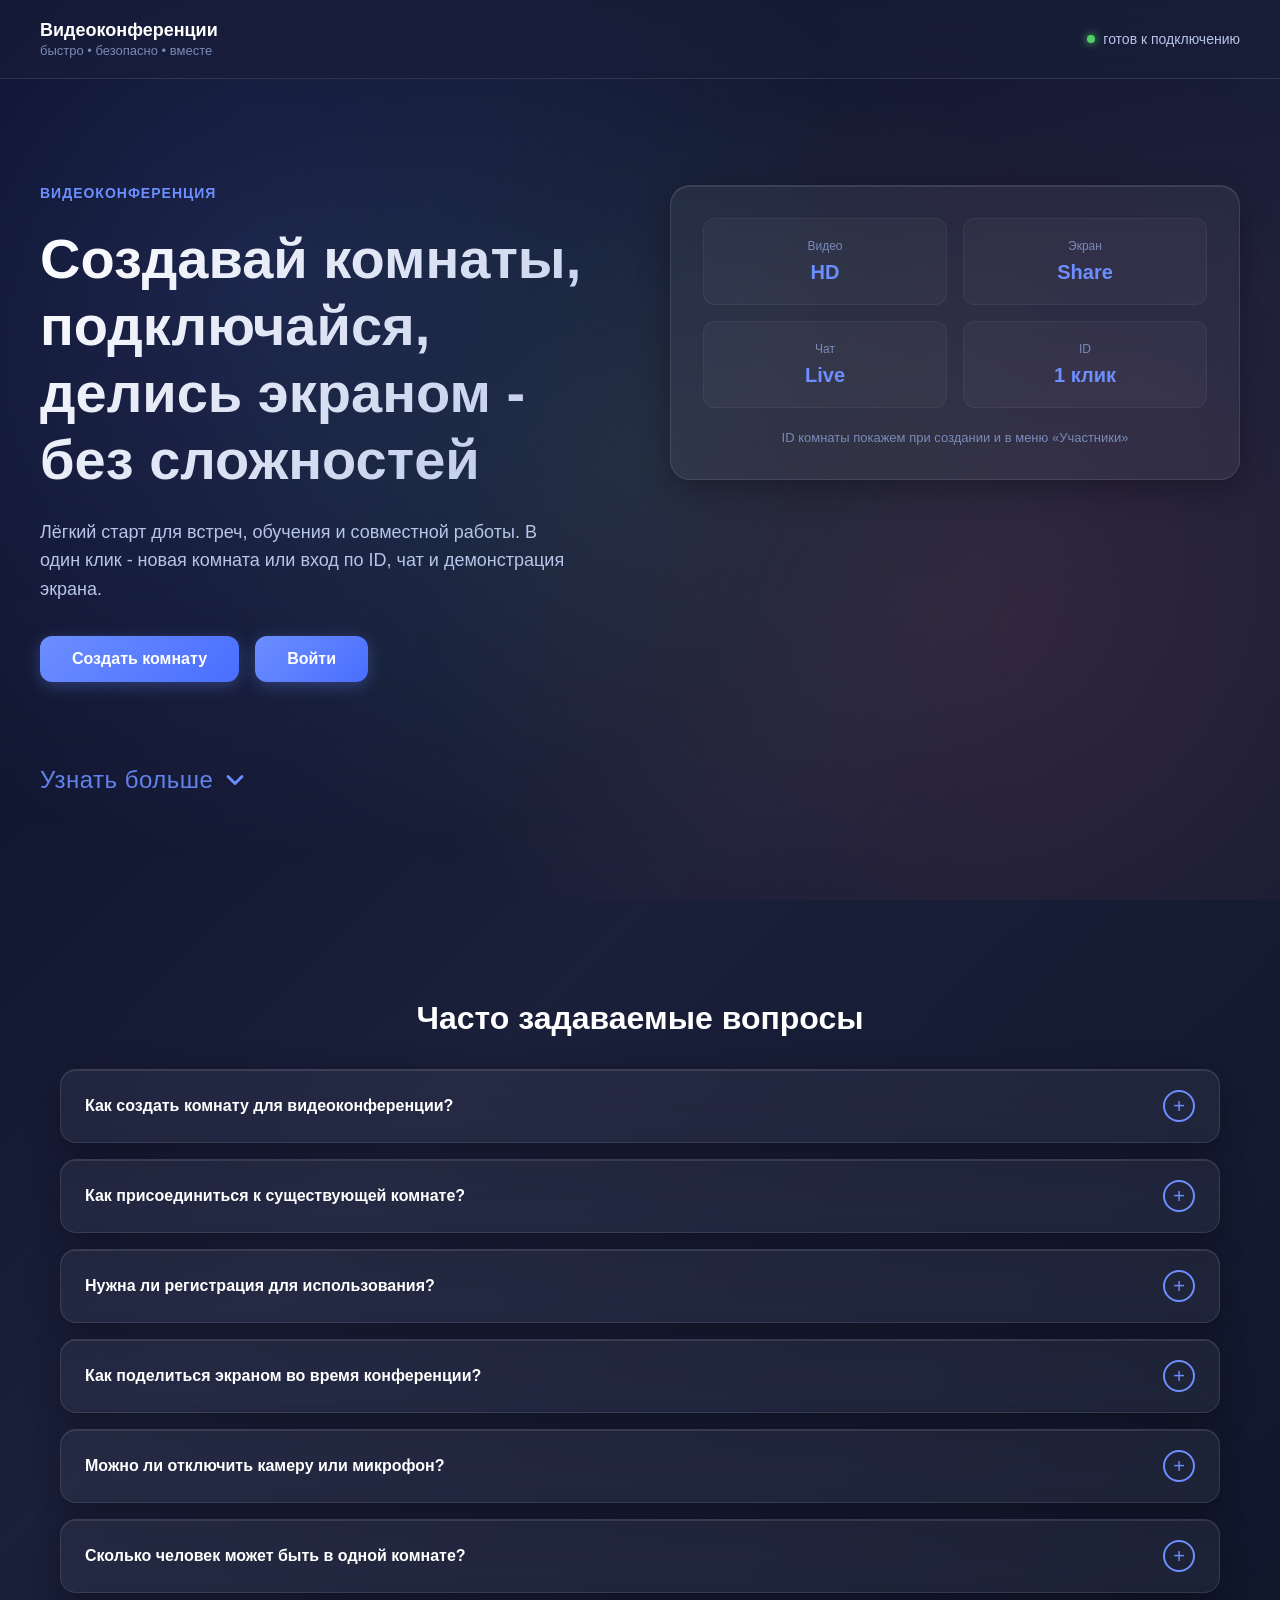
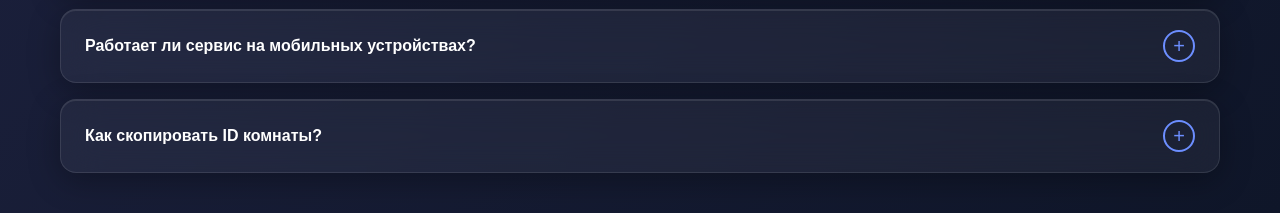
<file: web/index.html>
<!DOCTYPE html>
<html lang="ru">
  <head>
    <meta charset="UTF-8" />
    <meta name="viewport" content="width=device-width, initial-scale=1.0" />
    <title>Видеоконференция - Главная</title>
    <link rel="stylesheet" href="css/style.css?v=20251222b" />
  </head>
  <body>
    <div class="background-aurora"></div>
    <div class="background-noise"></div>

    <div class="app-root">
      <header class="topbar">
        <div class="brand">
          <!-- <div class="brand-logo">VK</div> -->
          <div class="brand-text">
            <div class="brand-title">Видеоконференции</div>
            <div class="brand-sub">быстро • безопасно • вместе</div>
          </div>
        </div>
        <div class="top-actions">
          <span class="status-dot"></span> готов к подключению
        </div>
      </header>

      <section id="screen-main" class="main-screen">
        <div class="hero">
          <div class="hero-content">
            <p class="eyebrow">Видеоконференция</p>
            <h1>Создавай комнаты, подключайся, делись экраном - без сложностей</h1>
            <p class="lede">
              Лёгкий старт для встреч, обучения и совместной работы. В один клик -
              новая комната или вход по ID, чат и демонстрация экрана.
            </p>
            <div class="cta-row">
              <button
                class="btn btn-primary"
                id="btn-create-room"
                data-tip="Создать новую комнату"
              >
                Создать комнату
              </button>
              <button
                class="btn btn-primary"
                id="btn-join-room"
                data-tip="Присоединиться к существующей комнате"
              >
                Войти
              </button>
            </div>
            
            <div class="join-room-section hidden">
              <div class="join-input-wrapper">
                <input 
                  type="text" 
                  id="room-id-input" 
                  placeholder="Введите ID комнаты..." 
                  class="join-input"
                />
                <button
                  type="button"
                  class="btn btn-primary join-submit-btn"
                  id="btn-join-submit"
                >
                  Присоединиться
                </button>
              </div>
            </div>
          </div>
          <div class="hero-panel glass">
            <div class="hero-grid">
              <div class="hero-tile">
                <div class="tile-label">Видео</div>
                <div class="tile-value">HD</div>
              </div>
              <div class="hero-tile">
                <div class="tile-label">Экран</div>
                <div class="tile-value">Share</div>
              </div>
              <div class="hero-tile">
                <div class="tile-label">Чат</div>
                <div class="tile-value">Live</div>
              </div>
              <div class="hero-tile">
                <div class="tile-label">ID</div>
                <div class="tile-value">1 клик</div>
              </div>
            </div>
            <div class="hero-note">ID комнаты покажем при создании и в меню «Участники»</div>
            
        </div>
        <div class="hero-scroll-indicator">
          <div class="scroll-indicator-content">
            <span class="scroll-indicator-text">Узнать больше</span>
            <svg viewBox="0 0 24 24" fill="none" stroke="currentColor" stroke-width="2.5" stroke-linecap="round" stroke-linejoin="round">
              <path d="M6 9l6 6 6-6"/>
            </svg>
          </div>
        </div>
      </div>
      </section>
    </div>
            <!-- FAQ секция -->
      <div class="faq-section">
        <h2 class="faq-title">Часто задаваемые вопросы</h2>
              <div class="faq-list">
                <div class="faq-item glass">
                  <div class="faq-question" data-faq="1">
                    <span>Как создать комнату для видеоконференции?</span>
                    <button class="faq-toggle">+</button>
                  </div>
                  <div class="faq-answer" id="faq-answer-1">
                    <p>Нажмите кнопку "Создать комнату" на главной странице. Вам будет предложено ввести ваше имя, после чего вы автоматически попадете в новую комнату. ID комнаты будет показан в интерфейсе - вы можете поделиться им с другими участниками.</p>
                  </div>
                </div>
                
                <div class="faq-item glass">
                  <div class="faq-question" data-faq="2">
                    <span>Как присоединиться к существующей комнате?</span>
                    <button class="faq-toggle">+</button>
                  </div>
                  <div class="faq-answer" id="faq-answer-2">
                    <p>Нажмите кнопку "Войти" и введите ID комнаты в поле "Введите ID комнаты...", нажмите кнопку "Присоединиться". ID комнаты обычно выглядит как UUID (например: 123e4567-e89b-12d3-a456-426614174000). Получить ID можно у создателя комнаты или в меню "Участники".</p>
                  </div>
                </div>
                
                <div class="faq-item glass">
                  <div class="faq-question" data-faq="3">
                    <span>Нужна ли регистрация для использования?</span>
                    <button class="faq-toggle">+</button>
                  </div>
                  <div class="faq-answer" id="faq-answer-3">
                    <p>Нет, регистрация не требуется. Вы можете создавать комнаты и присоединяться к ним анонимно, просто указав ваше имя при входе. Это делает использование сервиса максимально простым и быстрым.</p>
                  </div>
                </div>
                
                <div class="faq-item glass">
                  <div class="faq-question" data-faq="4">
                    <span>Как поделиться экраном во время конференции?</span>
                    <button class="faq-toggle">+</button>
                  </div>
                  <div class="faq-answer" id="faq-answer-4">
                    <p>В комнате нажмите кнопку с иконкой экрана в панели управления. Браузер запросит разрешение на демонстрацию экрана - выберите, какой экран или окно вы хотите показать. Остальные участники увидят ваш экран в реальном времени.</p>
                  </div>
                </div>
                
                <div class="faq-item glass">
                  <div class="faq-question" data-faq="5">
                    <span>Можно ли отключить камеру или микрофон?</span>
                    <button class="faq-toggle">+</button>
                  </div>
                  <div class="faq-answer" id="faq-answer-5">
                    <p>Да, вы можете в любой момент отключить камеру или микрофон, нажав соответствующие кнопки в панели управления комнаты. Это полезно, если вам нужно временно уйти или уменьшить нагрузку на интернет-соединение.</p>
                  </div>
                </div>
                
                <div class="faq-item glass">
                  <div class="faq-question" data-faq="6">
                    <span>Сколько человек может быть в одной комнате?</span>
                    <button class="faq-toggle">+</button>
                  </div>
                  <div class="faq-answer" id="faq-answer-6">
                    <p>Система поддерживает множественных участников. Интерфейс автоматически адаптируется для отображения всех участников. Для больших групп рекомендуется использовать демонстрацию экрана и чат для эффективного взаимодействия.</p>
                  </div>
                </div>
                
                <div class="faq-item glass">
                  <div class="faq-question" data-faq="7">
                    <span>Работает ли сервис на мобильных устройствах?</span>
                    <button class="faq-toggle">+</button>
                  </div>
                  <div class="faq-answer" id="faq-answer-7">
                    <p>Да, сервис адаптирован для работы на мобильных устройствах. Вы можете создавать комнаты и присоединяться к ним с телефона или планшета. Интерфейс автоматически подстраивается под размер экрана.</p>
                  </div>
                </div>
                
                <div class="faq-item glass">
                  <div class="faq-question" data-faq="8">
                    <span>Как скопировать ID комнаты?</span>
                    <button class="faq-toggle">+</button>
                  </div>
                  <div class="faq-answer" id="faq-answer-8">
                    <p>ID комнаты отображается в верхней панели комнаты. Нажмите на кнопку с иконкой копирования рядом с названием комнаты, и ID будет скопирован в буфер обмена. Вы также можете найти ID в меню "Участники".</p>
                  </div>
                </div>
              </div>
            </div>
          </section>
    <script src="js/MainMenu.js?v=20251222d" defer></script>
  </body>
</html>
</file>
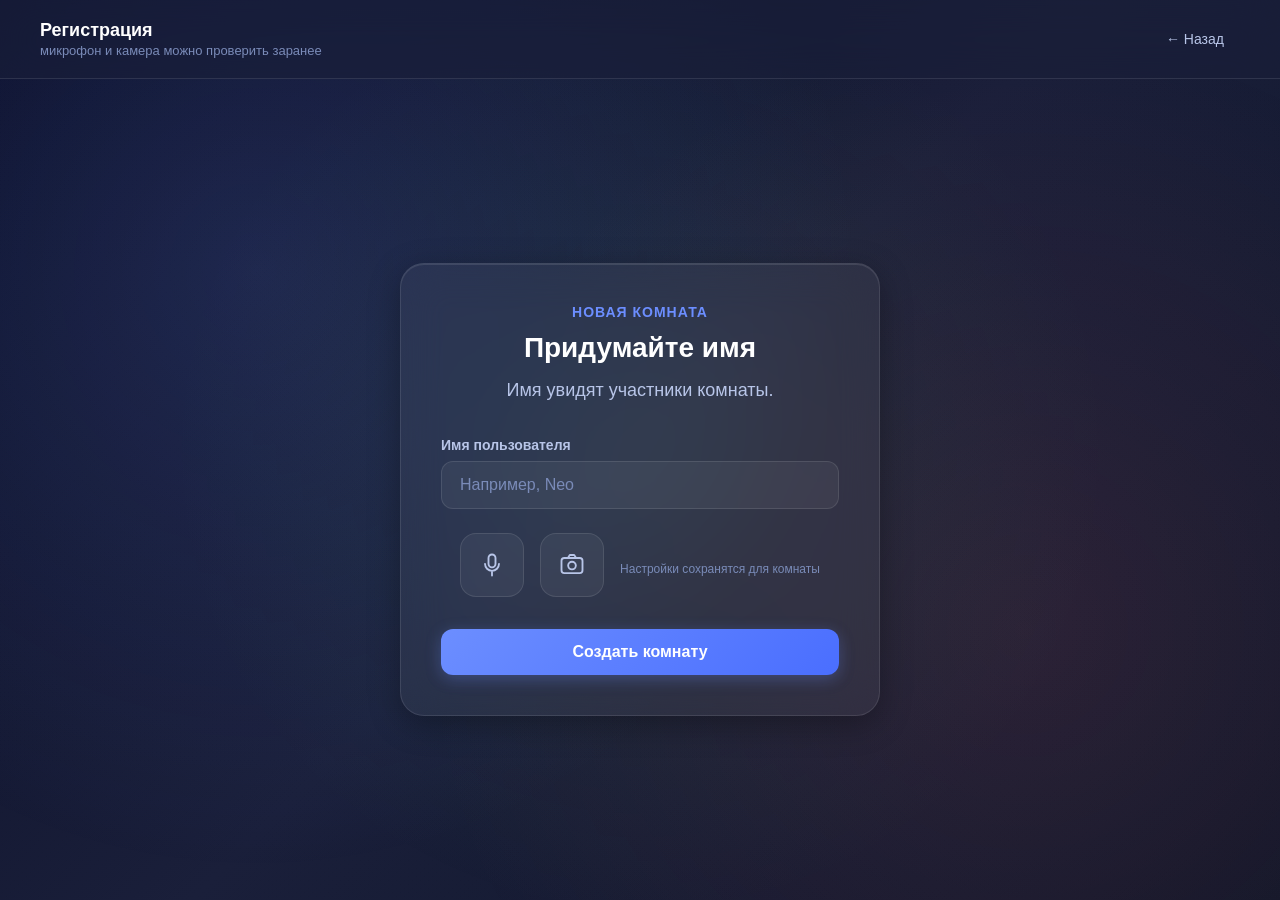
<file: web/CreateRoom.html>
<!DOCTYPE html>
<html lang="ru">
  <head>
    <meta charset="UTF-8" />
    <meta name="viewport" content="width=device-width, initial-scale=1.0" />
    <title>Видеоконференция - Регистрация</title>
    <link rel="stylesheet" href="css/style.css?v=20251222" />
  </head>
  <body>
    <div class="background-aurora"></div>
    <div class="background-noise"></div>

    <div class="app-root">
      <header class="topbar">
        <div class="brand">
          <!-- <div class="brand-logo">VK</div> -->
          <div class="brand-text">
            <div class="brand-title">Регистрация</div>
            <div class="brand-sub">микрофон и камера можно проверить заранее</div>
          </div>
        </div>
        <div class="top-actions link-back" id="btn-back" data-tip="Вернуться на главный экран">
          ← Назад
        </div>
      </header>

      <section id="screen-register" class="register-screen">
        <div class="auth-card glass">
          <div class="auth-header">
            <p class="eyebrow">Новая комната</p>
            <h2>Придумайте имя</h2>
            <p class="lede">Имя увидят участники комнаты.</p>
          </div>

          <div class="form-group">
            <label for="input-username">Имя пользователя</label>
            <div class="input-shell" data-tip="Имя, которое будет видно другим участникам">
              <input
                id="input-username"
                type="text"
                placeholder="Например, Neo"
                autocomplete="username"
              />
            </div>
          </div>

          <div class="media-row media-row--compact">
            <div class="media-control-group">
              <div id="btn-mic" class="media-button" title="Микрофон" data-tip="Проверить микрофон перед входом">
                <svg viewBox="0 0 24 24" fill="none">
                  <path
                    d="M12 14a3 3 0 0 0 3-3V6a3 3 0 1 0-6 0v5a3 3 0 0 0 3 3Zm6-3a6 6 0 0 1-12 0M12 18v3"
                    stroke-width="1.6"
                    stroke-linecap="round"
                    stroke-linejoin="round"
                  />
                </svg>
              </div>
              <div id="mic-volume-slider" class="mic-volume-container hidden">
                <input type="range" id="mic-volume-range" min="0" max="100" value="50" class="volume-slider" />
                <div class="volume-label">Громкость</div>
              </div>
            </div>
            <div class="media-control-group">
              <div id="btn-camera" class="media-button" title="Камера" data-tip="Проверить камеру перед входом">
                <svg viewBox="0 0 24 24" fill="none">
                  <rect
                    x="3"
                    y="6"
                    width="18"
                    height="13"
                    rx="2.4"
                    stroke-width="1.6"
                  />
                  <circle cx="12" cy="12.5" r="3.3" stroke-width="1.6" />
                  <path
                    d="M9 5.2 9.7 4a1 1 0 0 1 .9-.55h2.8a1 1 0 0 1 .9.55l.7 1.2"
                    stroke-width="1.6"
                    stroke-linecap="round"
                  />
                </svg>
              </div>
              <div id="camera-preview" class="camera-preview-container hidden">
                <video id="camera-preview-video" autoplay muted playsinline></video>
              </div>
            </div>
            <div class="hint">Настройки сохранятся для комнаты</div>
          </div>

          <div class="reg-footer">
            <button id="btn-register" class="btn btn-primary" data-tip="Создать комнату и войти">
              Создать комнату
            </button>
          </div>
        </div>
      </section>
    </div>
    <script src="js/CreateRoom.js?v=20251222" defer></script>
  </body>
</html>
</file>
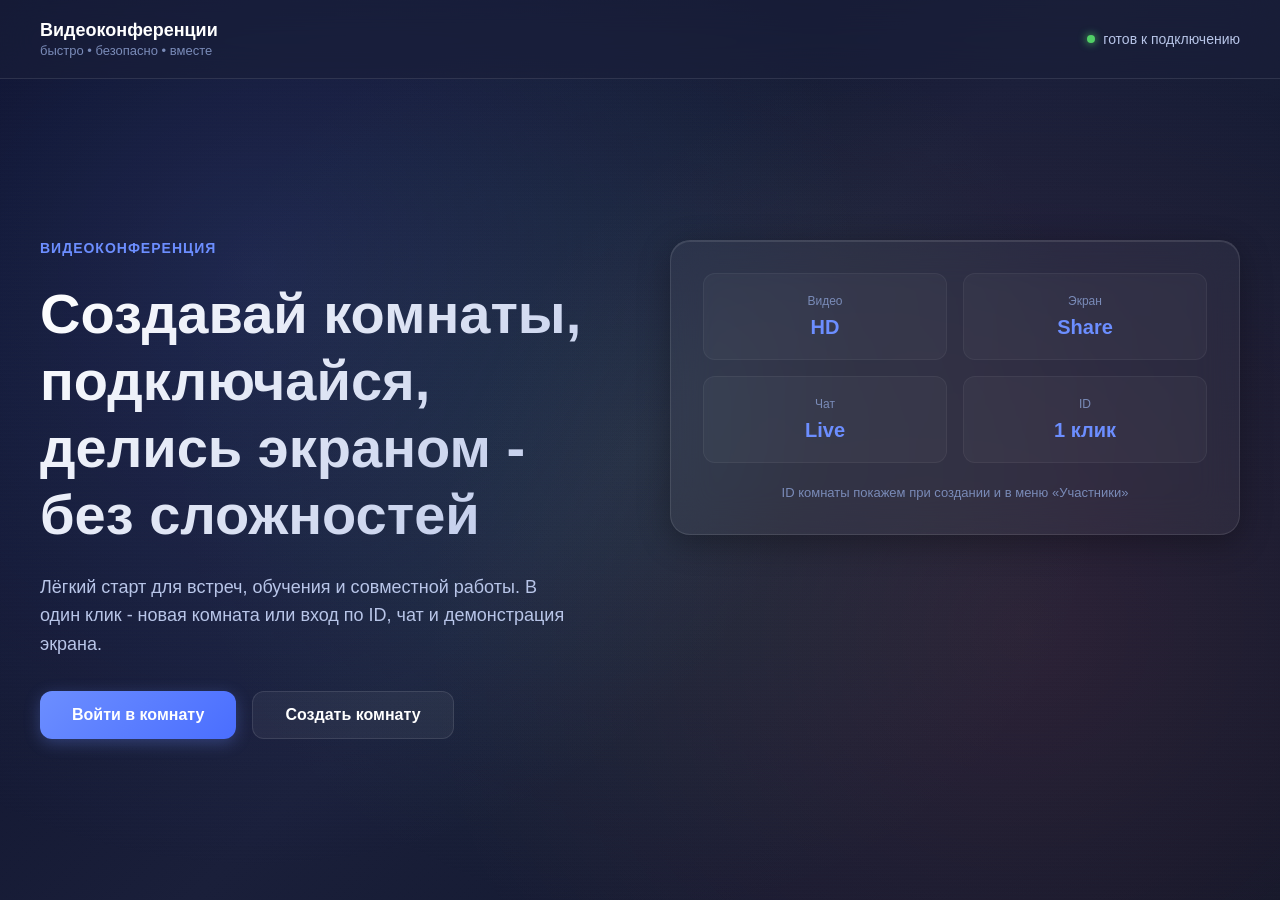
<file: web/MainMenu.html>
<!DOCTYPE html>
<html lang="ru">
  <head>
    <meta charset="UTF-8" />
    <meta name="viewport" content="width=device-width, initial-scale=1.0" />
    <title>Видеоконференция - Главная</title>
    <link rel="stylesheet" href="css/style.css?v=20251222" />
  </head>
  <body>
    <div class="background-aurora"></div>
    <div class="background-noise"></div>

    <div class="app-root">
      <header class="topbar">
        <div class="brand">
          <!-- <div class="brand-logo">VK</div> -->
          <div class="brand-text">
            <div class="brand-title">Видеоконференции</div>
            <div class="brand-sub">быстро • безопасно • вместе</div>
          </div>
        </div>
        <div class="top-actions">
          <span class="status-dot"></span> готов к подключению
        </div>
      </header>

      <section id="screen-main" class="main-screen">
        <div class="hero">
          <div class="hero-content">
            <p class="eyebrow">Видеоконференция</p>
            <h1>Создавай комнаты, подключайся, делись экраном - без сложностей</h1>
            <p class="lede">
              Лёгкий старт для встреч, обучения и совместной работы. В один клик -
              новая комната или вход по ID, чат и демонстрация экрана.
            </p>
            <div class="cta-row">
              <button
                class="btn btn-primary"
                id="btn-login-main"
                data-tip="Войти или создать комнату"
              >
                Войти в комнату
              </button>
              <button
                class="btn btn-ghost"
                id="btn-register-main"
                data-tip="Зарегистрироваться и сразу войти"
              >
                Создать комнату
              </button>
            </div>
          </div>
          <div class="hero-panel glass">
            <div class="hero-grid">
              <div class="hero-tile">
                <div class="tile-label">Видео</div>
                <div class="tile-value">HD</div>
              </div>
              <div class="hero-tile">
                <div class="tile-label">Экран</div>
                <div class="tile-value">Share</div>
              </div>
              <div class="hero-tile">
                <div class="tile-label">Чат</div>
                <div class="tile-value">Live</div>
              </div>
              <div class="hero-tile">
                <div class="tile-label">ID</div>
                <div class="tile-value">1 клик</div>
              </div>
            </div>
            <div class="hero-note">ID комнаты покажем при создании и в меню «Участники»</div>
          </div>
        </div>
      </section>
    </div>
    <script src="js/MainMenu.js?v=20251222" defer></script>
  </body>
</html>
</file>
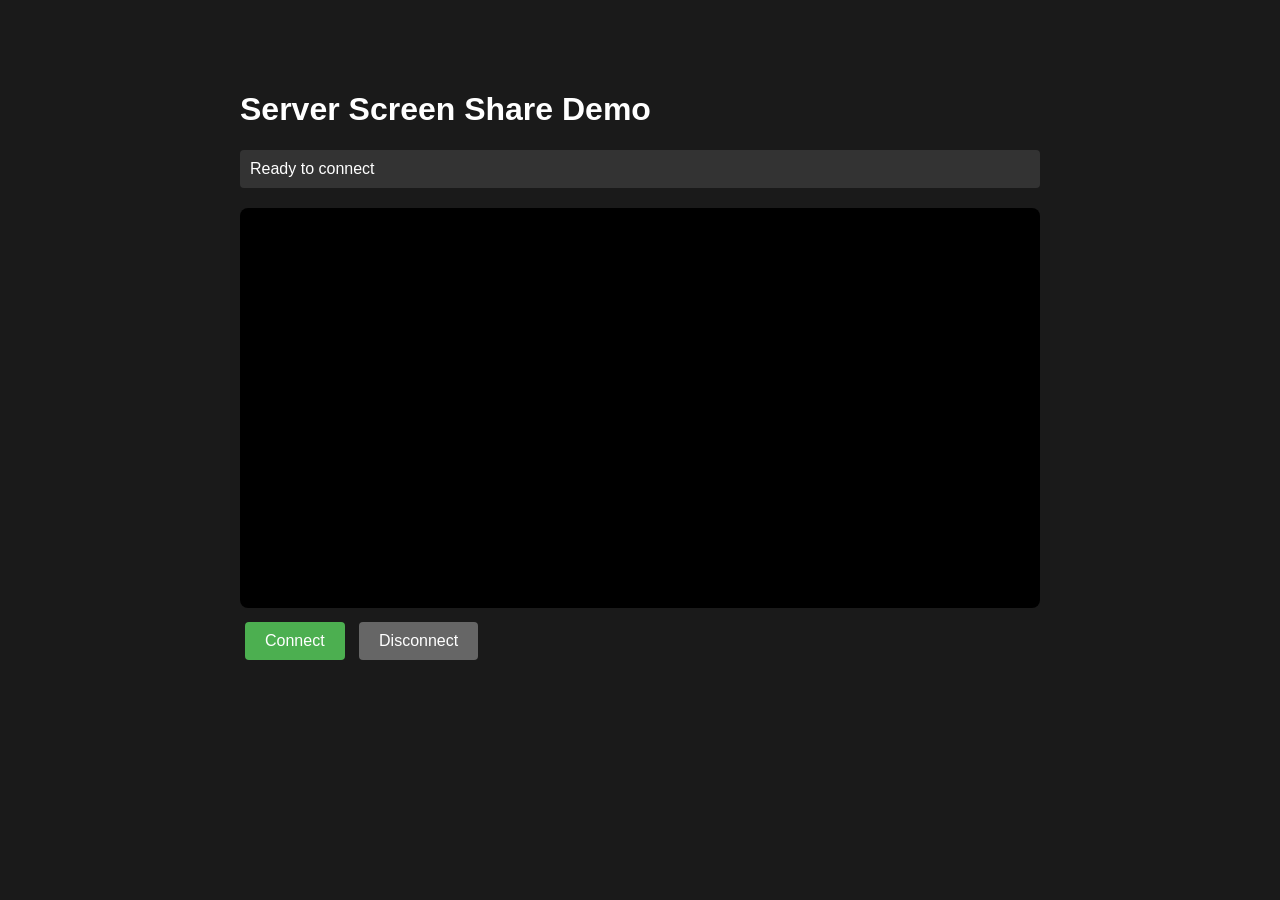
<file: internal/handler/screen_share.html>
<!DOCTYPE html>
<html lang="en">
<head>
    <meta charset="UTF-8">
    <meta name="viewport" content="width=device-width, initial-scale=1.0">
    <title>Screen Share Demo</title>
    <style>
        body {
            font-family: Arial, sans-serif;
            max-width: 800px;
            margin: 50px auto;
            padding: 20px;
            background: #1a1a1a;
            color: #fff;
        }
        video {
            width: 100%;
            max-width: 800px;
            background: #000;
            border-radius: 8px;
        }
        button {
            background: #4CAF50;
            color: white;
            border: none;
            padding: 10px 20px;
            margin: 10px 5px;
            border-radius: 4px;
            cursor: pointer;
            font-size: 16px;
        }
        button:hover {
            background: #45a049;
        }
        button:disabled {
            background: #666;
            cursor: not-allowed;
        }
        .status {
            margin: 20px 0;
            padding: 10px;
            background: #333;
            border-radius: 4px;
        }
    </style>
</head>
<body>
    <h1>Server Screen Share Demo</h1>
    <div class="status" id="status">Ready to connect</div>
    <video id="remoteVideo" autoplay playsinline></video>
    <div>
        <button id="connectBtn" onclick="connect()">Connect</button>
        <button id="disconnectBtn" onclick="disconnect()" disabled>Disconnect</button>
    </div>

    <script>
        let pc = null;
        let peerId = null;

        async function connect() {
            const statusEl = document.getElementById('status');
            const connectBtn = document.getElementById('connectBtn');
            const disconnectBtn = document.getElementById('disconnectBtn');
            
            statusEl.textContent = 'Connecting...';
            connectBtn.disabled = true;

            try {
                pc = new RTCPeerConnection({
                    iceServers: [{ urls: 'stun:stun.l.google.com:19302' }]
                });

                pc.ontrack = (event) => {
                    console.log('Received track:', event.track.kind);
                    const video = document.getElementById('remoteVideo');
                    video.srcObject = new MediaStream([event.track]);
                    video.play();
                    statusEl.textContent = 'Connected - Receiving video';
                };

                pc.onicecandidate = async (event) => {
                    if (event.candidate && peerId) {
                        try {
                            await fetch(`/screen-share/ice/${peerId}`, {
                                method: 'POST',
                                headers: { 'Content-Type': 'application/json' },
                                body: JSON.stringify(event.candidate.toJSON())
                            });
                        } catch (error) {
                            console.error('Error sending ICE candidate:', error);
                        }
                    }
                };

                const offer = await pc.createOffer();
                await pc.setLocalDescription(offer);

                const response = await fetch('/screen-share/offer', {
                    method: 'POST',
                    headers: { 'Content-Type': 'application/json' },
                    body: JSON.stringify({
                        sdp: offer.sdp,
                        type: offer.type
                    })
                });

                if (!response.ok) {
                    throw new Error('Failed to connect');
                }

                const answerData = await response.json();
                peerId = response.headers.get('X-Peer-Connection-ID');

                await pc.setRemoteDescription(new RTCSessionDescription({
                    type: answerData.type,
                    sdp: answerData.sdp
                }));

                if (peerId) {
                    pollICECandidates(peerId);
                }

                disconnectBtn.disabled = false;
            } catch (error) {
                console.error('Connection error:', error);
                statusEl.textContent = 'Error: ' + error.message;
                connectBtn.disabled = false;
            }
        }

        async function pollICECandidates(peerId) {
            const maxAttempts = 50;
            let attempts = 0;

            const poll = async () => {
                if (attempts >= maxAttempts || !pc) return;

                try {
                    const response = await fetch(`/screen-share/ice/${peerId}`);
                    if (response.ok) {
                        const data = await response.json();
                        if (data.candidates && data.candidates.length > 0) {
                            for (const candidate of data.candidates) {
                                await pc.addICECandidate(candidate);
                            }
                        }
                    }
                } catch (error) {
                    console.error('Error polling ICE candidates:', error);
                }

                attempts++;
                setTimeout(poll, 500);
            };

            poll();
        }

        async function disconnect() {
            if (peerId) {
                try {
                    await fetch(`/screen-share/hangup/${peerId}`, {
                        method: 'POST'
                    });
                } catch (error) {
                    console.error('Error disconnecting:', error);
                }
                peerId = null;
            }

            if (pc) {
                pc.close();
                pc = null;
            }

            const video = document.getElementById('remoteVideo');
            video.srcObject = null;

            document.getElementById('status').textContent = 'Disconnected';
            document.getElementById('connectBtn').disabled = false;
            document.getElementById('disconnectBtn').disabled = true;
        }
    </script>
</body>
</html>
</file>
<file: web/css/style.css>
:root {
  --bg-main: #0a0e27;
  --bg-secondary: #1a1f3a;
  --panel: #2d3a5e;
  --panel-light: #e8eaf6;
  --accent: #6c8eff;
  --accent-strong: #4a6eff;
  --accent-glow: rgba(108, 142, 255, 0.3);
  --danger: #ff6b6b;
  --success: #51cf66;
  --text-main: #ffffff;
  --text-secondary: #b8c5e8;
  --text-muted: #7a8bb8;
}

* {
  box-sizing: border-box;
  margin: 0;
  padding: 0;
}

body {
  min-height: 100vh;
  background: linear-gradient(135deg, #0a0e27 0%, #1a1f3a 50%, #0f1629 100%);
  color: var(--text-main);
  font-family: -apple-system, BlinkMacSystemFont, "Segoe UI", Roboto, "Helvetica Neue", Arial, sans-serif;
  overflow-x: hidden;
  position: relative;
}

/* Анимированный фон с градиентами */
.background-aurora {
  position: fixed;
  inset: 0;
  background:
    radial-gradient(circle at 20% 30%, rgba(108, 142, 255, 0.15) 0%, transparent 50%),
    radial-gradient(circle at 80% 70%, rgba(255, 107, 107, 0.1) 0%, transparent 50%),
    radial-gradient(circle at 50% 50%, rgba(81, 207, 102, 0.08) 0%, transparent 60%);
  animation: aurora 20s ease-in-out infinite;
  pointer-events: none;
  z-index: 0;
}

@keyframes aurora {

  0%,
  100% {
    transform: translate(0, 0) scale(1);
    opacity: 1;
  }

  33% {
    transform: translate(30px, -30px) scale(1.1);
    opacity: 0.8;
  }

  66% {
    transform: translate(-20px, 20px) scale(0.9);
    opacity: 0.9;
  }
}

.background-noise {
  position: fixed;
  inset: 0;
  background-image:
    repeating-linear-gradient(0deg, transparent, transparent 2px, rgba(255, 255, 255, 0.01) 2px, rgba(255, 255, 255, 0.01) 4px);
  pointer-events: none;
  z-index: 1;
  opacity: 0.3;
}

.app-root {
  position: relative;
  z-index: 2;
  width: 100vw;
  min-height: 100vh;
  display: flex;
  flex-direction: column;
}

/* Topbar */
.topbar {
  display: flex;
  justify-content: space-between;
  align-items: center;
  padding: 20px 40px;
  background: rgba(26, 31, 58, 0.6);
  backdrop-filter: blur(20px);
  border-bottom: 1px solid rgba(255, 255, 255, 0.1);
  position: sticky;
  top: 0;
  z-index: 100;
}

.brand {
  display: flex;
  align-items: center;
  gap: 16px;
}

.brand-logo {
  width: 48px;
  height: 48px;
  border-radius: 12px;
  background: linear-gradient(135deg, var(--accent), var(--accent-strong));
  display: flex;
  align-items: center;
  justify-content: center;
  font-weight: 700;
  font-size: 20px;
  color: white;
  box-shadow: 0 8px 24px var(--accent-glow);
}

.brand-title {
  font-size: 18px;
  font-weight: 600;
  color: var(--text-main);
}

.brand-sub {
  font-size: 13px;
  color: var(--text-muted);
  margin-top: 2px;
}

.copy-id-btn {
  width: 32px;
  height: 32px;
  padding: 0;
  border-radius: 8px;
  background: rgba(255, 255, 255, 0.1);
  border: 1px solid rgba(255, 255, 255, 0.15);
  color: var(--text-main);
  cursor: pointer;
  transition: all 0.3s ease;
  display: none;
  align-items: center;
  justify-content: center;
}

.copy-icon {
  width: 18px;
  height: 18px;
  object-fit: contain;
  filter: brightness(0) invert(1);
  /* Make it white if it's black */
}

.copy-id-btn:hover {
  background: rgba(255, 255, 255, 0.15);
  transform: translateY(-1px);
  box-shadow: 0 2px 8px rgba(0, 0, 0, 0.2);
}

.copy-id-btn.copied {
  background: linear-gradient(135deg, var(--success), #40c057);
  border-color: var(--success);
  box-shadow: 0 2px 8px rgba(81, 207, 102, 0.3);
}

.top-actions {
  display: flex;
  align-items: center;
  gap: 8px;
  color: var(--text-secondary);
  font-size: 14px;
}

.top-actions.link-back {
  cursor: pointer;
  padding: 8px 16px;
  border-radius: 8px;
  transition: all 0.2s ease;
}

.top-actions.link-back:hover {
  background: rgba(255, 255, 255, 0.1);
  color: var(--text-main);
}

.status-dot {
  width: 8px;
  height: 8px;
  border-radius: 50%;
  background: var(--success);
  box-shadow: 0 0 8px var(--success);
  animation: pulse 2s ease-in-out infinite;
}

@keyframes pulse {

  0%,
  100% {
    opacity: 1;
    transform: scale(1);
  }

  50% {
    opacity: 0.7;
    transform: scale(1.2);
  }
}

/* Glass эффект */
.glass {
  background: rgba(255, 255, 255, 0.05);
  backdrop-filter: blur(20px);
  border: 1px solid rgba(255, 255, 255, 0.1);
  box-shadow:
    0 8px 32px rgba(0, 0, 0, 0.3),
    inset 0 1px 0 rgba(255, 255, 255, 0.1);
}

.glass-tile {
  background: rgba(255, 255, 255, 0.03);
  backdrop-filter: blur(10px);
  border: 1px solid rgba(255, 255, 255, 0.08);
  box-shadow: 0 4px 16px rgba(0, 0, 0, 0.2);
}

/* Главный экран */
.main-screen {
  flex: 1;
  display: flex;
  align-items: center;
  justify-content: center;
  padding: 40px 20px;
  min-height: calc(100vh - 88px);
}

.hero {
  max-width: 1200px;
  width: 100%;
  display: grid;
  grid-template-columns: 1fr 1fr;
  gap: 60px;
  align-items: start;
  transition: all 0.7s cubic-bezier(0.25, 0.46, 0.45, 0.94);
}

.hero-content {
  display: flex;
  flex-direction: column;
  gap: 24px;
  align-items: flex-start;
}

.eyebrow {
  font-size: 14px;
  font-weight: 600;
  color: var(--accent);
  text-transform: uppercase;
  letter-spacing: 1px;
}

.hero-content h1 {
  font-size: clamp(32px, 5vw, 56px);
  font-weight: 700;
  line-height: 1.2;
  background: linear-gradient(135deg, var(--text-main) 0%, var(--text-secondary) 100%);
  -webkit-background-clip: text;
  -webkit-text-fill-color: transparent;
  background-clip: text;
}

.lede {
  font-size: 18px;
  line-height: 1.6;
  color: var(--text-secondary);
  max-width: 540px;
}

.cta-row {
  display: flex;
  gap: 16px;
  flex-wrap: wrap;
  margin-top: 8px;
}

/* Секция входа по ID */
.join-room-section {
  width: 100%;
  max-width: 600px;
  overflow: hidden;
  transition: max-height 0.7s cubic-bezier(0.25, 0.46, 0.45, 0.94),
    margin-top 0.7s cubic-bezier(0.25, 0.46, 0.45, 0.94),
    opacity 0.7s cubic-bezier(0.25, 0.46, 0.45, 0.94),
    transform 0.7s cubic-bezier(0.25, 0.46, 0.45, 0.94);
  margin-top: 24px;
}

.join-room-section.hidden {
  max-height: 0;
  margin-top: 0;
  opacity: 0;
  transform: translateY(-15px) scale(0.98);
  pointer-events: none;
}

.join-room-section:not(.hidden) {
  max-height: 200px;
  margin-top: 24px;
  opacity: 1;
  transform: translateY(0) scale(1);
  pointer-events: all;
}

.join-input-wrapper {
  display: flex;
  gap: 8px;
  align-items: center;
  padding: 4px;
  animation: slideInDown 0.7s cubic-bezier(0.25, 0.46, 0.45, 0.94);
}

@keyframes slideInDown {
  from {
    opacity: 0;
    transform: translateY(-8px);
  }

  to {
    opacity: 1;
    transform: translateY(0);
  }
}

.join-input {
  flex: 1;
  padding: 14px 18px;
  background: rgba(0, 0, 0, 0.3);
  border: 1px solid rgba(255, 255, 255, 0.2);
  border-radius: 8px;
  color: var(--text-main);
  font-size: 16px;
  transition: all 0.3s ease;
  outline: none;
}

.join-input:focus {
  border-color: var(--accent);
  background: rgba(255, 255, 255, 0.08);
  box-shadow: 0 0 0 3px var(--accent-glow);
}

.join-input::placeholder {
  color: var(--text-muted);
}

.join-submit-btn {
  flex-shrink: 0;
  white-space: nowrap;
  padding: 14px 24px;
}

/* Кнопки */
.btn {
  padding: 14px 32px;
  border-radius: 12px;
  font-size: 16px;
  font-weight: 600;
  cursor: pointer;
  border: none;
  transition: all 0.3s cubic-bezier(0.4, 0, 0.2, 1);
  position: relative;
  overflow: hidden;
}

.btn-primary {
  background: linear-gradient(135deg, var(--accent), var(--accent-strong));
  color: white !important;
  box-shadow: 0 4px 16px var(--accent-glow);
  position: relative;
  z-index: 2;
}

.btn-primary::before {
  content: '';
  position: absolute;
  inset: 0;
  background: linear-gradient(135deg, var(--accent-strong), var(--accent));
  opacity: 0;
  transition: opacity 0.3s ease;
  z-index: 1;
  pointer-events: none;
}

.btn-primary:hover {
  background: linear-gradient(135deg, var(--accent-strong), var(--accent));
  transform: translateY(-2px);
  box-shadow: 0 8px 24px var(--accent-glow);
  color: white !important;
}

.btn-primary:active {
  transform: translateY(0);
}

.btn-primary * {
  position: relative;
  z-index: 3;
  color: white !important;
}

.btn-primary:hover * {
  color: white !important;
}

/* .btn-primary:disabled {
  opacity: 0.5;
  cursor: not-allowed;
} */

.btn-ghost {
  background: rgba(255, 255, 255, 0.05);
  color: var(--text-main);
  border: 1px solid rgba(255, 255, 255, 0.1);
}

.btn-ghost:hover {
  background: rgba(255, 255, 255, 0.1);
  transform: translateY(-2px);
  box-shadow: 0 4px 16px rgba(0, 0, 0, 0.2);
}

.hero-panel {
  padding: 32px;
  border-radius: 20px;
  align-self: start;
  position: relative;
}

.hero-grid {
  display: grid;
  grid-template-columns: repeat(2, 1fr);
  gap: 16px;
  margin-bottom: 20px;
  transition: all 0.7s cubic-bezier(0.25, 0.46, 0.45, 0.94);
}

.hero-tile {
  padding: 20px;
  background: rgba(255, 255, 255, 0.03);
  border-radius: 12px;
  border: 1px solid rgba(255, 255, 255, 0.05);
  text-align: center;
  transition: all 0.7s cubic-bezier(0.25, 0.46, 0.45, 0.94);
}

.tile-label {
  font-size: 12px;
  color: var(--text-muted);
  margin-bottom: 8px;
}

.tile-value {
  font-size: 20px;
  font-weight: 700;
  color: var(--accent);
}

.hero-note {
  font-size: 13px;
  color: var(--text-muted);
  text-align: center;
  line-height: 1.5;
}

/* Анимированная стрелка прокрутки под hero-panel */
.hero-scroll-indicator {
  display: flex;
  align-items: center;
  justify-content: flex-start;
  cursor: pointer;
  z-index: 10;
  padding: 16px 0 0 0;
  margin-top: 8px;
}

.scroll-indicator-content {
  display: flex;
  align-items: center;
  gap: 8px;
  color: var(--accent);
  transition: all 0.3s ease;
  animation: bounceVertical 2s ease-in-out infinite;
}

.hero-scroll-indicator:hover .scroll-indicator-content {
  color: var(--accent-strong);
  gap: 12px;
}

.scroll-indicator-text {
  font-size: 24px;
  font-weight: 500;
  opacity: 0.9;
  letter-spacing: 0.5px;
  transition: opacity 0.3s ease;
}

.hero-scroll-indicator:hover .scroll-indicator-text {
  opacity: 1;
}

.hero-scroll-indicator svg {
  width: 28px;
  height: 28px;
  flex-shrink: 0;
}

@keyframes bounceVertical {

  0%,
  100% {
    transform: translateY(0);
    opacity: 0.85;
  }

  50% {
    transform: translateY(6px);
    opacity: 1;
  }
}

/* Регистрация */
.register-screen {
  flex: 1;
  display: flex;
  align-items: center;
  justify-content: center;
  padding: 40px 20px;
  min-height: calc(100vh - 88px);
}

.auth-card {
  max-width: 480px;
  width: 100%;
  padding: 40px;
  border-radius: 24px;
  margin: 0 auto;
}

.auth-header {
  text-align: center;
  margin-bottom: 32px;
}

.auth-header h2 {
  font-size: 28px;
  font-weight: 700;
  margin: 12px 0;
  color: var(--text-main);
}

.form-group {
  margin-bottom: 24px;
}

.form-group label {
  display: block;
  font-size: 14px;
  font-weight: 600;
  color: var(--text-secondary);
  margin-bottom: 8px;
}

.input-shell {
  position: relative;
}

.input-shell input {
  width: 100%;
  padding: 14px 18px;
  background: rgba(255, 255, 255, 0.05);
  border: 1px solid rgba(255, 255, 255, 0.1);
  border-radius: 12px;
  color: var(--text-main);
  font-size: 16px;
  transition: all 0.3s ease;
}

.input-shell input:focus {
  outline: none;
  border-color: var(--accent);
  background: rgba(255, 255, 255, 0.08);
  box-shadow: 0 0 0 3px var(--accent-glow);
}

.input-shell input::placeholder {
  color: var(--text-muted);
}

.media-row {
  display: flex;
  gap: 16px;
  justify-content: center;
  align-items: center;
  margin: 32px 0;
}

.media-row--compact {
  margin: 24px 0;
}

.media-button {
  width: 64px;
  height: 64px;
  border-radius: 16px;
  background: rgba(255, 255, 255, 0.05);
  border: 1px solid rgba(255, 255, 255, 0.1);
  display: flex;
  align-items: center;
  justify-content: center;
  cursor: pointer;
  transition: all 0.3s ease;
}

.media-button svg {
  width: 28px;
  height: 28px;
  stroke: var(--text-secondary);
  transition: stroke 0.3s ease;
}

.media-button:hover {
  background: rgba(255, 255, 255, 0.1);
  transform: translateY(-2px);
  box-shadow: 0 4px 16px rgba(0, 0, 0, 0.2);
}

.media-button.active {
  background: linear-gradient(135deg, var(--success), #40c057);
  border-color: var(--success);
  box-shadow: 0 4px 16px rgba(81, 207, 102, 0.3);
}

.media-button.active svg {
  stroke: white;
}

.media-control-group {
  display: flex;
  flex-direction: column;
  align-items: center;
  gap: 12px;
  position: relative;
}

.camera-preview-container {
  width: 200px;
  height: 150px;
  border-radius: 12px;
  overflow: hidden;
  background: rgba(0, 0, 0, 0.3);
  border: 2px solid rgba(255, 255, 255, 0.2);
  display: flex;
  align-items: center;
  justify-content: center;
  transition: all 0.3s ease;
}

.camera-preview-container.hidden {
  display: none;
}

.camera-preview-container video {
  width: 100%;
  height: 100%;
  object-fit: cover;
}

/* FAQ секция */
.faq-section {
  margin: 100px auto 40px;
  padding: 0 20px;
  display: flex;
  flex-direction: column;
  align-items: center;
  max-width: 1200px;
  width: 100%;
}

.faq-title {
  font-size: 32px;
  font-weight: 700;
  margin-bottom: 32px;
  text-align: center;
  color: var(--text-main);
}

.faq-list {
  display: flex;
  flex-direction: column;
  gap: 16px;
}

.faq-item {
  border-radius: 16px;
  overflow: hidden;
  transition: all 0.3s ease;
}

.faq-question {
  display: flex;
  justify-content: space-between;
  align-items: center;
  padding: 20px 24px;
  cursor: pointer;
  user-select: none;
  transition: all 0.3s ease;
}

.faq-question:hover {
  background: rgba(255, 255, 255, 0.05);
}

.faq-question span {
  font-size: 16px;
  font-weight: 600;
  color: var(--text-main);
  flex: 1;
}

.faq-toggle {
  width: 32px;
  height: 32px;
  border-radius: 50%;
  border: 2px solid var(--accent);
  background: transparent;
  color: var(--accent);
  font-size: 20px;
  font-weight: 300;
  cursor: pointer;
  display: flex;
  align-items: center;
  justify-content: center;
  transition: all 0.3s ease;
  flex-shrink: 0;
  margin-left: 16px;
}

.faq-toggle:hover {
  background: var(--accent);
  color: white;
  transform: rotate(90deg);
}

.faq-item.active .faq-toggle {
  background: var(--accent);
  color: white;
  transform: rotate(45deg);
}

.faq-answer {
  max-height: 0;
  overflow: hidden;
  transition: max-height 0.3s ease, padding 0.3s ease;
  padding: 0 24px;
}

.faq-item.active .faq-answer {
  max-height: 500px;
  padding: 0 24px 20px 24px;
}

.faq-answer p {
  font-size: 14px;
  line-height: 1.6;
  color: var(--text-secondary);
  margin: 0;
}

@media (max-width: 480px) {
  .cta-row {
    flex-direction: column;
  }

  .btn {
    width: 100%;
  }

  .join-input-wrapper {
    flex-direction: column;
  }

  .join-input {
    width: 100%;
  }

  .join-submit-btn {
    width: 100%;
  }

  .hero-grid {
    grid-template-columns: 1fr;
  }

  .modal {
    padding: 24px 20px;
  }

  .modal-actions {
    flex-direction: column;
  }

  .modal-btn {
    width: 100%;
  }

  .faq-title {
    font-size: 24px;
  }

  .faq-question {
    padding: 16px 20px;
  }

  .faq-question span {
    font-size: 14px;
  }

  .faq-answer {
    padding: 0 20px;
  }

  .faq-item.active .faq-answer {
    padding: 0 20px 16px 20px;
  }
}

.mic-volume-container {
  display: flex;
  flex-direction: column;
  align-items: center;
  gap: 8px;
  min-width: 150px;
  transition: all 0.3s ease;
}

.mic-volume-container.hidden {
  display: none;
}

.volume-slider {
  width: 100%;
  height: 6px;
  border-radius: 3px;
  background: rgba(255, 255, 255, 0.2);
  outline: none;
  -webkit-appearance: none;
  appearance: none;
}

.volume-slider::-webkit-slider-thumb {
  -webkit-appearance: none;
  appearance: none;
  width: 16px;
  height: 16px;
  border-radius: 50%;
  background: var(--accent);
  cursor: pointer;
  box-shadow: 0 2px 4px rgba(0, 0, 0, 0.3);
}

.volume-slider::-moz-range-thumb {
  width: 16px;
  height: 16px;
  border-radius: 50%;
  background: var(--accent);
  cursor: pointer;
  border: none;
  box-shadow: 0 2px 4px rgba(0, 0, 0, 0.3);
}

.volume-label {
  font-size: 11px;
  color: var(--text-muted);
  text-align: center;
}

.hint {
  font-size: 12px;
  color: var(--text-muted);
  text-align: center;
  margin-top: 8px;
}

.reg-footer {
  margin-top: 32px;
}

.reg-footer .btn {
  width: 100%;
}

/* Комната */
.room-root {
  height: 100vh;
  overflow: hidden;
}

.room-screen {
  flex: 1;
  display: flex;
  flex-direction: column;
  overflow: hidden;
}

.top-banner {
  padding: 12px 24px;
  background: rgba(255, 255, 255, 0.05);
  backdrop-filter: blur(10px);
  border-bottom: 1px solid rgba(255, 255, 255, 0.1);
  text-align: center;
  font-size: 14px;
  color: var(--text-secondary);
}

.room-layout {
  flex: 1;
  display: flex;
  flex-direction: column;
  padding: 20px;
  gap: 20px;
  overflow: hidden;
}

.room-view-default {
  flex: 1;
  display: flex;
  flex-direction: column;
  gap: 16px;
  min-height: 0;
  padding: 0 20px;
}

/* Верхняя панель с маленькими участниками */
.participants-top-bar {
  display: flex;
  align-items: center;
  gap: 8px;
  flex: 0 0 auto;
  padding: 12px 0;
  position: relative;
  min-height: 120px;
}

.participants-scroll-btn {
  flex-shrink: 0;
  width: 40px;
  height: 40px;
  border-radius: 50%;
  background: rgba(255, 255, 255, 0.1);
  border: 1px solid rgba(255, 255, 255, 0.15);
  display: flex;
  align-items: center;
  justify-content: center;
  cursor: pointer;
  transition: all 0.3s ease;
  z-index: 10;
}

.participants-scroll-btn:hover {
  background: rgba(255, 255, 255, 0.2);
  transform: scale(1.1);
}

.participants-scroll-btn:disabled {
  opacity: 0.3;
  cursor: not-allowed;
  pointer-events: none;
}

.participants-scroll-btn svg {
  width: 20px;
  height: 20px;
  stroke: var(--text-main);
}

.participants-top-list {
  flex: 1;
  display: flex;
  gap: 12px;
  overflow-x: auto;
  overflow-y: hidden;
  scroll-behavior: smooth;
  padding: 8px 0;
  scrollbar-width: none;
  /* Firefox */
  -ms-overflow-style: none;
  /* IE and Edge */
}

.participants-top-list::-webkit-scrollbar {
  display: none;
  /* Chrome, Safari, Opera */
}

.participants-top-list .room-participant {
  flex: 0 0 auto;
  width: 160px;
  height: 90px;
  min-width: 160px;
  min-height: 90px;
  max-width: 160px;
  max-height: 90px;
  cursor: pointer;
  transition: all 0.3s ease;
}

.participants-top-list .room-participant:hover {
  transform: scale(1.05);
  box-shadow: 0 4px 16px rgba(108, 142, 255, 0.4);
}

.participants-top-list .room-participant.active {
  border: 2px solid var(--accent);
  box-shadow: 0 0 20px var(--accent-glow);
}

/* Центральный участник (активный говорящий) */
.room-main-participant {
  flex: 1;
  display: flex;
  align-items: center;
  justify-content: center;
  min-height: 0;
  position: relative;
  width: 100%;
  height: 100%;
  overflow: hidden;
  /* Важно чтобы видео не вылезало */
}

.room-main-participant .room-participant {
  width: 100%;
  height: 100%;
  max-width: 100%;
  max-height: 100%;
  aspect-ratio: auto;
  /* Позволяем занимать все место */
  border-radius: 20px;
}

.room-main-participant video {
  width: 100%;
  height: 100%;
  object-fit: contain;
  /* Сохраняем пропорции видео */
  background: #000;
  /* Черный фон для видео */
}

.room-main-participant .room-participant--me {
  border: 2px solid var(--success);
  box-shadow: 0 0 30px rgba(81, 207, 102, 0.4);
}

.room-main-participant .room-participant.active-speaker {
  border: 3px solid var(--accent);
  box-shadow: 0 0 40px var(--accent-glow);
  animation: pulse-border 2s ease-in-out infinite;
}

@keyframes pulse-border {

  0%,
  100% {
    box-shadow: 0 0 40px var(--accent-glow);
  }

  50% {
    box-shadow: 0 0 60px var(--accent-glow);
  }
}

/* Старые стили для обратной совместимости */
.room-row {
  flex: 1;
  display: flex;
  flex-wrap: wrap;
  gap: 12px;
  min-height: 0;
  transition: all 0.3s ease;
  justify-content: center;
  align-items: center;
}

.room-row[style*="grid"] {
  display: grid !important;
}

.room-row--single {
  gap: 0;
}

.room-row--single .room-participant--me {
  flex: 0 0 auto;
  max-width: 800px;
  max-height: 600px;
  width: 100%;
  aspect-ratio: 16 / 9;
}

.room-participant {
  flex: 0 0 auto;
  max-width: 800px;
  max-height: 600px;
  width: 100%;
  aspect-ratio: 16 / 9;
  border-radius: 16px;
  overflow: hidden;
  position: relative;
  display: flex;
  flex-direction: column;
  align-items: center;
  justify-content: center;
  min-height: 200px;
  transition: all 0.3s ease;
}

/* Полноэкранный режим для одного участника */
.room-participant--fullscreen {
  flex: 1;
  width: 100%;
  border-radius: 0;
  min-height: 100%;
}

.room-participant video {
  width: 100%;
  height: 100%;
  object-fit: cover;
  position: absolute;
  inset: 0;
}

.room-participant--me {
  border: 2px solid var(--success);
  box-shadow: 0 0 20px rgba(81, 207, 102, 0.3);
}

.room-name {
  position: absolute;
  bottom: 12px;
  left: 50%;
  transform: translateX(-50%);
  background: rgba(0, 0, 0, 0.6);
  backdrop-filter: blur(10px);
  padding: 6px 12px;
  border-radius: 8px;
  font-size: 14px;
  font-weight: 600;
  z-index: 10;
  transition: all 0.3s ease;
}

/* Модификатор для участников без видео - ник снизу, как обычно */
.room-participant.no-video .room-name {
  /* Сбрасываем центрирование, чтобы вернуть поведение по умолчанию (внизу) */
  bottom: 12px;
  transform: translateX(-50%);
  font-size: 14px;
  background: rgba(0, 0, 0, 0.6);
  backdrop-filter: blur(10px);
  text-shadow: none;
  white-space: normal;
}

.room-participant.no-video .participant-avatar {
  opacity: 0.6;
}

/* Для маленьких иконок в топе шрифт поменьше */
.participants-top-list .room-participant.no-video .room-name {
  font-size: 12px;
}

/* Иконка аватара для участника без видео */
.participant-avatar {
  position: absolute;
  inset: 0;
  display: flex;
  align-items: center;
  justify-content: center;
  background: linear-gradient(135deg, var(--accent), var(--accent-strong));
  z-index: 5;
}

.participant-avatar svg {
  width: 80px;
  height: 80px;
  stroke: white;
  opacity: 0.9;
}

.participants-top-list .participant-avatar svg {
  width: 40px;
  height: 40px;
}

.room-main-participant .participant-avatar svg {
  width: 120px;
  height: 120px;
}

/* Индикатор микрофона */
.participant-mic-indicator {
  position: absolute;
  top: 12px;
  right: 12px;
  width: 32px;
  height: 32px;
  display: none;
  align-items: center;
  justify-content: center;
  background: rgba(0, 0, 0, 0.7);
  backdrop-filter: blur(10px);
  border-radius: 50%;
  z-index: 10;
  border: 2px solid var(--success);
}

.participant-mic-indicator svg {
  width: 18px;
  height: 18px;
  stroke: var(--success);
}

/* Grid layout для множественных участников */
.room-row {
  display: flex;
  flex-wrap: wrap;
  gap: 12px;
  justify-content: center;
  align-items: center;
}

.room-row[style*="grid"] {
  display: grid !important;
}

/* Адаптивные размеры для участников */
.room-participant {
  min-width: 200px;
  max-width: 100%;
}

@media (max-width: 768px) {
  .room-view-default {
    padding: 0 12px;
    gap: 12px;
  }

  .participants-top-bar {
    min-height: 100px;
    padding: 8px 0;
  }

  .participants-scroll-btn {
    width: 32px;
    height: 32px;
  }

  .participants-scroll-btn svg {
    width: 16px;
    height: 16px;
  }

  .participants-top-list {
    gap: 8px;
  }

  .participants-top-list .room-participant {
    width: 120px;
    height: 68px;
    min-width: 120px;
    min-height: 68px;
    max-width: 120px;
    max-height: 68px;
  }

  .room-main-participant .room-participant {
    border-radius: 16px;
  }

  .room-participant {
    min-width: 150px;
    max-width: calc(50% - 6px);
    min-height: 150px;
  }

  .room-row {
    gap: 8px;
  }

  .participant-avatar svg {
    width: 60px;
    height: 60px;
  }

  .participants-top-list .participant-avatar svg {
    width: 30px;
    height: 30px;
  }

  .room-main-participant .participant-avatar svg {
    width: 80px;
    height: 80px;
  }

  .room-name {
    font-size: 12px;
    padding: 4px 8px;
    bottom: 8px;
  }

  .participant-mic-indicator {
    width: 28px;
    height: 28px;
    top: 8px;
    right: 8px;
  }

  .participant-mic-indicator svg {
    width: 16px;
    height: 16px;
  }

  .room-controls-wrapper {
    padding: 12px;
  }

  .room-controls {
    gap: 8px;
  }

  .circle-btn {
    width: 44px;
    height: 44px;
  }

  .circle-btn svg {
    width: 18px;
    height: 18px;
  }

  .small-rect {
    width: 40px;
    height: 40px;
  }

  .small-rect svg {
    width: 18px;
    height: 18px;
  }
}

.participant-me-large,
.participant-guest-large {
  min-height: 300px;
}

/* Чат */
.room-view-chat {
  flex: 1;
  display: flex;
  gap: 20px;
  min-height: 0;
}

.participants-column {
  display: flex;
  flex-direction: column;
  gap: 20px;
  flex: 0 0 320px;
  justify-content: center;
  align-items: center;
}

.participants-column .room-participant--me {
  flex: 0 0 auto;
  max-width: 600px;
  max-height: 450px;
  width: 100%;
  aspect-ratio: 16 / 9;
}

.participant-guest-small {
  min-height: 200px;
}

.chat-panel {
  flex: 1;
  display: flex;
  flex-direction: column;
  border-radius: 16px;
  overflow: hidden;
  min-height: 0;
}

.chat-header {
  padding: 16px 20px;
  background: rgba(255, 255, 255, 0.05);
  border-bottom: 1px solid rgba(255, 255, 255, 0.1);
  font-weight: 600;
  font-size: 16px;
}

.chat-messages {
  flex: 1;
  padding: 20px;
  overflow-y: auto;
  display: flex;
  flex-direction: column;
  gap: 12px;
}

.chat-message {
  max-width: 75%;
  padding: 12px 16px;
  border-radius: 16px;
  font-size: 14px;
  line-height: 1.5;
  animation: messageSlide 0.3s ease;
}

@keyframes messageSlide {
  from {
    opacity: 0;
    transform: translateY(10px);
  }

  to {
    opacity: 1;
    transform: translateY(0);
  }
}

.chat-message--guest {
  align-self: flex-start;
  background: rgba(255, 255, 255, 0.08);
  border-bottom-left-radius: 4px;
}

.chat-message--me {
  align-self: flex-end;
  background: linear-gradient(135deg, var(--accent), var(--accent-strong));
  border-bottom-right-radius: 4px;
}

.chat-author {
  font-size: 12px;
  opacity: 0.7;
  margin-bottom: 4px;
  font-weight: 600;
}

.chat-input-row {
  padding: 16px 20px;
  background: rgba(255, 255, 255, 0.05);
  display: flex;
  gap: 12px;
  align-items: center;
}

.chat-input-row input {
  flex: 1;
  padding: 12px 16px;
  background: rgba(255, 255, 255, 0.05);
  border: 1px solid rgba(255, 255, 255, 0.1);
  border-radius: 12px;
  color: var(--text-main);
  font-size: 14px;
  outline: none;
  transition: all 0.3s ease;
}

.chat-input-row input:focus {
  border-color: var(--accent);
  box-shadow: 0 0 0 3px var(--accent-glow);
}

.chat-input-row input::placeholder {
  color: var(--text-muted);
}

.chat-send-btn {
  width: 44px;
  height: 44px;
  border-radius: 12px;
  border: none;
  background: linear-gradient(135deg, var(--accent), var(--accent-strong));
  color: white;
  cursor: pointer;
  display: flex;
  align-items: center;
  justify-content: center;
  transition: all 0.3s ease;
}

.chat-send-btn:hover {
  transform: translateY(-2px);
  box-shadow: 0 4px 16px var(--accent-glow);
}

.chat-send-btn svg {
  width: 20px;
  height: 20px;
}

/* Демонстрация экрана */
.room-view-screen {
  flex: 1;
  display: flex;
  flex-direction: column;
  gap: 20px;
  min-height: 0;
  overflow: hidden;
}

.screen-main {
  flex: 1;
  min-height: 0;
  position: relative;
  border-radius: 16px;
  overflow: hidden;
  display: flex;
  align-items: center;
  justify-content: center;
}

#screen-share-video {
  width: 100%;
  height: 100%;
  object-fit: contain;
  position: absolute;
  top: 0;
  left: 0;
}

.screen-share-placeholder {
  position: absolute;
  inset: 0;
  display: flex;
  align-items: center;
  justify-content: center;
  color: var(--text-secondary);
  font-size: 18px;
}

.participants-row {
  display: flex;
  gap: 20px;
  min-height: 120px;
  max-height: 200px;
  flex: 0 0 auto;
  justify-content: center;
  align-items: center;
}

.participants-row .room-participant {
  flex: 0 0 auto;
  max-width: 300px;
  height: 100%;
  min-height: 0;
  aspect-ratio: 16 / 9;
}

/* Управление комнатой */
.room-controls-wrapper {
  padding: 20px;
  border-radius: 16px;
  margin-top: auto;
}

.room-controls {
  display: flex;
  justify-content: center;
  align-items: center;
  gap: 16px;
  flex-wrap: wrap;
}

.room-controls .small-rect {
  margin: 0;
}

.circle-btn {
  width: 56px;
  height: 56px;
  border-radius: 16px;
  background: rgba(255, 255, 255, 0.1);
  border: 1px solid rgba(255, 255, 255, 0.15);
  display: flex;
  align-items: center;
  justify-content: center;
  cursor: pointer;
  transition: all 0.3s ease;
  position: relative;
}

.circle-btn svg {
  width: 24px;
  height: 24px;
  stroke: var(--text-main);
  transition: stroke 0.3s ease;
}

.circle-btn:hover {
  background: rgba(255, 255, 255, 0.15);
  transform: translateY(-2px);
  box-shadow: 0 4px 16px rgba(0, 0, 0, 0.3);
}

.circle-btn.active {
  background: linear-gradient(135deg, var(--success), #40c057);
  border-color: var(--success);
  box-shadow: 0 4px 16px rgba(81, 207, 102, 0.4);
}

.circle-btn.active svg {
  stroke: white;
}

.circle-btn--hangup {
  background: linear-gradient(135deg, var(--danger), #ff5252);
  border-color: var(--danger);
}

.circle-btn--hangup:hover {
  background: linear-gradient(135deg, #ff5252, var(--danger));
  box-shadow: 0 4px 16px rgba(255, 107, 107, 0.4);
}

.circle-btn--screen-share-on {
  background: linear-gradient(135deg, var(--accent), var(--accent-strong));
  border-color: var(--accent);
  box-shadow: 0 4px 16px var(--accent-glow);
}


.small-rect {
  width: 48px;
  height: 48px;
  border-radius: 12px;
  background: rgba(255, 255, 255, 0.1);
  border: 1px solid rgba(255, 255, 255, 0.15);
  display: flex;
  align-items: center;
  justify-content: center;
  cursor: pointer;
  transition: all 0.3s ease;
}

.small-rect svg {
  width: 20px;
  height: 20px;
  stroke: var(--text-main);
}

.small-rect:hover {
  background: rgba(255, 255, 255, 0.15);
  transform: translateY(-2px);
}

.small-rect--active {
  background: linear-gradient(135deg, var(--accent), var(--accent-strong));
  border-color: var(--accent);
  box-shadow: 0 4px 16px var(--accent-glow);
}

/* Всплывающие подсказки */
[data-tip] {
  position: relative;
}

[data-tip]::after {
  content: attr(data-tip);
  position: absolute;
  left: 50%;
  bottom: calc(100% + 8px);
  transform: translateX(-50%) translateY(4px);
  padding: 8px 12px;
  border-radius: 8px;
  background: rgba(0, 0, 0, 0.9);
  color: white;
  font-size: 12px;
  white-space: nowrap;
  opacity: 0;
  pointer-events: none;
  transition: all 0.3s cubic-bezier(0.4, 0, 0.2, 1);
  z-index: 1000;
  backdrop-filter: blur(10px);
  border: 1px solid rgba(255, 255, 255, 0.1);
}

[data-tip]::before {
  content: '';
  position: absolute;
  left: 50%;
  bottom: calc(100% + 2px);
  transform: translateX(-50%);
  width: 0;
  height: 0;
  border-left: 6px solid transparent;
  border-right: 6px solid transparent;
  border-top: 6px solid rgba(0, 0, 0, 0.9);
  opacity: 0;
  pointer-events: none;
  transition: opacity 0.3s ease;
  z-index: 1001;
}

[data-tip]:hover::after,
[data-tip]:hover::before {
  opacity: 1;
  transform: translateX(-50%) translateY(0);
}

/* Модальные окна */
.modal-backdrop {
  position: fixed;
  inset: 0;
  background: rgba(0, 0, 0, 0.7);
  backdrop-filter: blur(8px);
  display: flex;
  align-items: center;
  justify-content: center;
  z-index: 10000;
  padding: 20px;
  animation: fadeIn 0.3s ease;
}

@keyframes fadeIn {
  from {
    opacity: 0;
  }

  to {
    opacity: 1;
  }
}

.modal {
  background: linear-gradient(135deg, rgba(26, 31, 58, 0.95), rgba(15, 22, 41, 0.95));
  backdrop-filter: blur(20px);
  border: 1px solid rgba(255, 255, 255, 0.1);
  border-radius: 20px;
  padding: 32px;
  width: min(95%, 440px);
  box-shadow: 0 20px 60px rgba(0, 0, 0, 0.5);
  animation: slideUp 0.3s cubic-bezier(0.4, 0, 0.2, 1);
}

@keyframes slideUp {
  from {
    opacity: 0;
    transform: translateY(20px);
  }

  to {
    opacity: 1;
    transform: translateY(0);
  }
}

.modal-title {
  font-size: 24px;
  font-weight: 700;
  margin-bottom: 8px;
  color: var(--text-main);
}

.modal-sub {
  font-size: 14px;
  color: var(--text-secondary);
  margin-bottom: 24px;
  line-height: 1.5;
}

.modal-input {
  width: 100%;
  padding: 14px 18px;
  background: rgba(255, 255, 255, 0.05);
  border: 1px solid rgba(255, 255, 255, 0.1);
  border-radius: 12px;
  color: var(--text-main);
  font-size: 16px;
  margin-bottom: 20px;
  transition: all 0.3s ease;
}

.modal-input:focus {
  outline: none;
  border-color: var(--accent);
  background: rgba(255, 255, 255, 0.08);
  box-shadow: 0 0 0 3px var(--accent-glow);
}

.modal-input::placeholder {
  color: var(--text-muted);
}

.modal-actions {
  display: flex;
  gap: 12px;
  justify-content: flex-end;
}

.modal-btn {
  padding: 12px 24px;
  border-radius: 12px;
  font-size: 14px;
  font-weight: 600;
  cursor: pointer;
  border: none;
  transition: all 0.3s ease;
}

.modal-btn--ghost {
  background: rgba(255, 255, 255, 0.05);
  color: var(--text-main);
  border: 1px solid rgba(255, 255, 255, 0.1);
}

.modal-btn--ghost:hover {
  background: rgba(255, 255, 255, 0.1);
}

/* Модальное окно выбора устройств */
.modal-content {
  padding: 20px 0;
}

.device-select-group {
  margin-bottom: 20px;
}

.device-label {
  display: block;
  margin-bottom: 8px;
  font-size: 14px;
  font-weight: 600;
  color: var(--text-main);
}

.device-select {
  width: 100%;
  padding: 12px 16px;
  background: var(--bg-secondary);
  border: 1px solid rgba(255, 255, 255, 0.1);
  border-radius: 12px;
  color: #ffffff;
  font-size: 14px;
  cursor: pointer;
  transition: all 0.3s ease;
  appearance: none;
  background-image: url("data:image/svg+xml,%3Csvg xmlns='http://www.w3.org/2000/svg' width='12' height='12' viewBox='0 0 12 12'%3E%3Cpath fill='%23ffffff' d='M6 9L1 4h10z'/%3E%3C/svg%3E");
  background-repeat: no-repeat;
  background-position: right 16px center;
  padding-right: 40px;
}

.device-select:focus {
  outline: none;
  border-color: var(--accent);
  background-color: var(--bg-secondary);
  box-shadow: 0 0 0 3px var(--accent-glow);
}

.device-select option {
  background: #1a1f3a;
  /* var(--bg-secondary) hex value */
  color: #ffffff;
  padding: 12px;
}

.modal-btn--secondary {
  background: rgba(255, 255, 255, 0.05);
  color: var(--text-main);
  border: 1px solid rgba(255, 255, 255, 0.1);
}

.modal-btn--secondary:hover {
  background: rgba(255, 255, 255, 0.1);
}

.modal-btn--primary {
  background: linear-gradient(135deg, var(--accent), var(--accent-strong));
  color: white;
  box-shadow: 0 4px 16px var(--accent-glow);
}

.modal-btn--primary:hover {
  transform: translateY(-2px);
  box-shadow: 0 6px 20px var(--accent-glow);
}

.hidden {
  display: none !important;
}

/* Кнопка копирования ID комнаты */
.copy-room-id-btn {
  position: fixed;
  bottom: 30px;
  right: 30px;
  width: 56px;
  height: 56px;
  border-radius: 16px;
  border: 1px solid rgba(255, 255, 255, 0.15);
  display: none;
  align-items: center;
  justify-content: center;
  cursor: pointer;
  transition: all 0.3s ease;
  z-index: 1000;
  padding: 0;
}

.copy-room-id-btn svg {
  width: 24px;
  height: 24px;
  stroke: var(--text-main);
  transition: stroke 0.3s ease;
}

.copy-room-id-btn:hover {
  background: rgba(255, 255, 255, 0.15);
  transform: translateY(-2px);
  box-shadow: 0 4px 16px rgba(0, 0, 0, 0.3);
}

.copy-room-id-btn:active {
  transform: translateY(0);
}

.copy-room-id-btn.copied {
  background: linear-gradient(135deg, var(--success), #40c057);
  border-color: var(--success);
  box-shadow: 0 4px 16px rgba(81, 207, 102, 0.4);
}

.copy-room-id-btn.copied svg {
  stroke: white;
}

@media (max-width: 768px) {
  .copy-room-id-btn {
    width: 48px;
    height: 48px;
    bottom: 20px;
    right: 20px;
  }

  .copy-room-id-btn svg {
    width: 20px;
    height: 20px;
  }
}

/* Скроллбар */
.chat-messages::-webkit-scrollbar {
  width: 6px;
}

.chat-messages::-webkit-scrollbar-track {
  background: rgba(255, 255, 255, 0.05);
  border-radius: 3px;
}

.chat-messages::-webkit-scrollbar-thumb {
  background: rgba(255, 255, 255, 0.2);
  border-radius: 3px;
}

.chat-messages::-webkit-scrollbar-thumb:hover {
  background: rgba(255, 255, 255, 0.3);
}

/* Адаптивность */
@media (max-width: 1024px) {
  .hero {
    grid-template-columns: 1fr;
    gap: 40px;
    text-align: center;
  }

  .hero-content {
    align-items: center;
  }

  .room-view-chat {
    flex-direction: column;
  }

  .participants-column {
    flex: 0 0 auto;
    flex-direction: row;
    height: 200px;
  }
}

@media (max-width: 768px) {
  .topbar {
    padding: 16px 20px;
  }

  .brand-logo {
    width: 40px;
    height: 40px;
    font-size: 18px;
  }

  .brand-title {
    font-size: 16px;
  }

  .brand-sub {
    font-size: 12px;
  }

  .hero-content h1 {
    font-size: 32px;
  }

  .lede {
    font-size: 16px;
  }

  .auth-card {
    padding: 32px 24px;
  }

  .room-row {
    flex-direction: column;
  }

  .room-controls {
    gap: 12px;
  }

  .circle-btn {
    width: 48px;
    height: 48px;
  }

  .circle-btn svg {
    width: 20px;
    height: 20px;
  }
}

@media (max-width: 480px) {
  .room-view-default {
    padding: 0 8px;
    gap: 8px;
  }

  .participants-top-bar {
    min-height: 80px;
    padding: 6px 0;
  }

  .participants-scroll-btn {
    width: 28px;
    height: 28px;
  }

  .participants-scroll-btn svg {
    width: 14px;
    height: 14px;
  }

  .participants-top-list {
    gap: 6px;
  }

  .participants-top-list .room-participant {
    width: 100px;
    height: 56px;
    min-width: 100px;
    min-height: 56px;
    max-width: 100px;
    max-height: 56px;
    border-radius: 12px;
  }

  .participants-top-list .participant-avatar svg {
    width: 24px;
    height: 24px;
  }

  .participants-top-list .room-name {
    font-size: 10px;
    padding: 2px 6px;
    bottom: 4px;
  }

  .participants-top-list .participant-mic-indicator {
    width: 20px;
    height: 20px;
    top: 4px;
    right: 4px;
  }

  .participants-top-list .participant-mic-indicator svg {
    width: 12px;
    height: 12px;
  }

  .room-main-participant .room-participant {
    border-radius: 12px;
  }

  .room-main-participant .participant-avatar svg {
    width: 60px;
    height: 60px;
  }

  .room-main-participant .room-name {
    font-size: 13px;
    padding: 5px 10px;
  }

  .room-controls-wrapper {
    padding: 8px;
    margin-top: 8px;
  }

  .room-controls {
    gap: 6px;
    flex-wrap: wrap;
    justify-content: center;
  }

  .circle-btn {
    width: 40px;
    height: 40px;
    border-radius: 12px;
  }

  .circle-btn svg {
    width: 16px;
    height: 16px;
  }

  .small-rect {
    width: 36px;
    height: 36px;
    border-radius: 10px;
  }

  .small-rect svg {
    width: 16px;
    height: 16px;
  }

  .topbar {
    padding: 12px 16px;
  }

  .brand-title {
    font-size: 14px;
  }

  .brand-sub {
    font-size: 11px;
  }

  .cta-row {
    flex-direction: column;
  }

  .btn {
    width: 100%;
  }

  .hero-grid {
    grid-template-columns: 1fr;
  }

  .modal {
    padding: 24px 20px;
  }

  .modal-actions {
    flex-direction: column;
  }

  .modal-btn {
    width: 100%;
  }
}

/* Список участников */
.participants-list {
  display: flex;
  flex-direction: column;
  gap: 12px;
  max-height: 400px;
  overflow-y: auto;
  padding-right: 8px;
}

.participant-item {
  display: flex;
  align-items: center;
  justify-content: space-between;
  padding: 12px 16px;
  background: rgba(255, 255, 255, 0.05);
  border: 1px solid rgba(255, 255, 255, 0.1);
  border-radius: 12px;
  transition: all 0.3s ease;
}

.participant-item:hover {
  background: rgba(255, 255, 255, 0.08);
  border-color: rgba(255, 255, 255, 0.2);
}

.participant-info {
  display: flex;
  align-items: center;
  gap: 12px;
}

.participant-name {
  font-weight: 500;
  color: var(--text-main);
}

.participant-badge {
  padding: 4px 8px;
  border-radius: 6px;
  font-size: 11px;
  font-weight: 600;
  text-transform: uppercase;
  letter-spacing: 0.5px;
}

.participant-badge--host {
  background: rgba(59, 130, 246, 0.2);
  color: #60a5fa;
  border: 1px solid rgba(59, 130, 246, 0.3);
}

.participant-badge--me {
  background: rgba(16, 185, 129, 0.2);
  color: #34d399;
  border: 1px solid rgba(16, 185, 129, 0.3);
}

.participants-list::-webkit-scrollbar {
  width: 6px;
}

.participants-list::-webkit-scrollbar-track {
  background: rgba(255, 255, 255, 0.05);
  border-radius: 3px;
}

.participants-list::-webkit-scrollbar-thumb {
  background: rgba(255, 255, 255, 0.2);
  border-radius: 3px;
}

.participants-list::-webkit-scrollbar-thumb:hover {
  background: rgba(255, 255, 255, 0.3);
}
</file>
